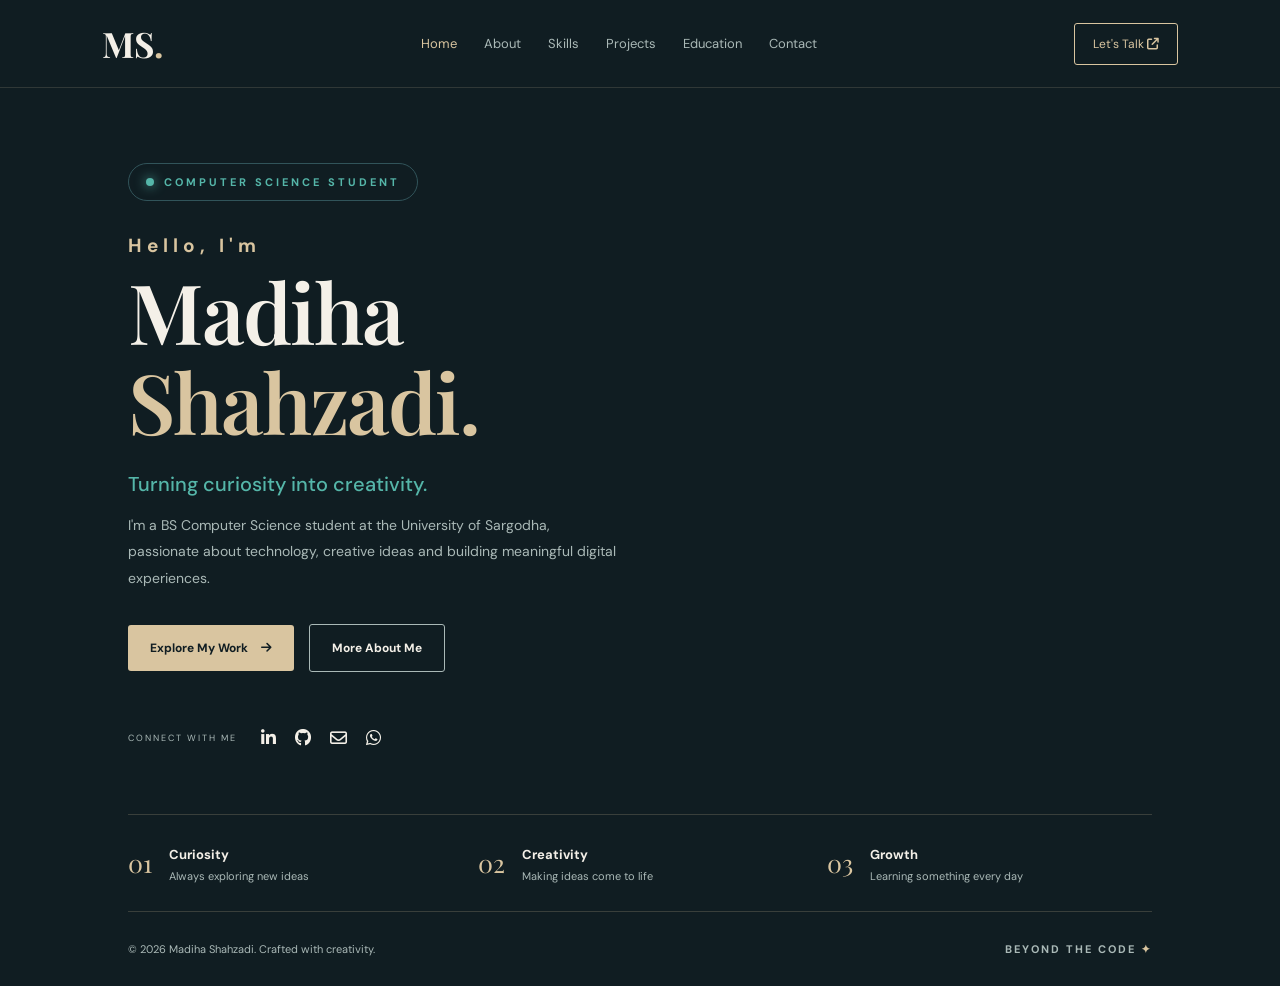
<file: index.html>
<!DOCTYPE html>
<html lang="en">
<head>
    <meta charset="UTF-8">
    <meta name="viewport" content="width=device-width, initial-scale=1.0">
    <title>Madiha Shahzadi | Beyond the Code</title>

    <link rel="stylesheet" href="style.css">
    <link rel="stylesheet" href="home.css">

    <link rel="preconnect" href="https://fonts.googleapis.com">
    <link href="https://fonts.googleapis.com/css2?family=DM+Sans:wght@400;500;600;700&family=Playfair+Display:wght@500;600;700&display=swap" rel="stylesheet">

    <link rel="stylesheet" href="https://cdnjs.cloudflare.com/ajax/libs/font-awesome/6.5.0/css/all.min.css">
</head>

<body class="home-page">

<header class="home-header">
    <a href="index.html" class="home-logo">MS<span>.</span></a>

    <nav class="home-nav">
        <a href="index.html" class="active">Home</a>
        <a href="about.html">About</a>
        <a href="skills.html">Skills</a>
        <a href="projects.html">Projects</a>
        <a href="education.html">Education</a>
        <a href="contact.html">Contact</a>
    </nav>

    <a href="contact.html" class="header-contact">Let's Talk <i class="fa-solid fa-arrow-up-right-from-square"></i></a>
</header>

<main>

<section class="home-hero">

    <div class="hero-left">
        <div class="hero-label">
            <span class="status-dot"></span>
            COMPUTER SCIENCE STUDENT
        </div>

        <p class="hero-intro">Hello, I'm</p>

        <h1>Madiha<br><span>Shahzadi.</span></h1>

        <h2>Turning curiosity into creativity.</h2>

        <p class="hero-description">
            I'm a BS Computer Science student at the University of Sargodha,
            passionate about technology, creative ideas and building meaningful
            digital experiences.
        </p>

        <div class="hero-buttons">
            <a href="projects.html" class="btn-primary">Explore My Work <i class="fa-solid fa-arrow-right"></i></a>
            <a href="about.html" class="btn-outline">More About Me</a>
        </div>

        <div class="hero-socials">
            <span>CONNECT WITH ME</span>
            <a href="https://www.linkedin.com/" target="_blank"><i class="fa-brands fa-linkedin-in"></i></a>
            <a href="https://github.com/" target="_blank"><i class="fa-brands fa-github"></i></a>
            <a href="mailto:madihashahzadi909@gmail.com"><i class="fa-regular fa-envelope"></i></a>
            <a href=https://wa.me/923290587068
               target="_blank"
               rel="noopener noreferrer"
               aria-label="Chat on WhatsApp">
               <i class="fa-brands fa-whatsapp"></i>
            </a>

        </div>
    </div>

    
</section>

<section class="home-bottom">
    <div>
        <span class="bottom-number">01</span>
        <div>
            <strong>Curiosity</strong>
            <p>Always exploring new ideas</p>
        </div>
    </div>

    <div>
        <span class="bottom-number">02</span>
        <div>
            <strong>Creativity</strong>
            <p>Making ideas come to life</p>
        </div>
    </div>

    <div>
        <span class="bottom-number">03</span>
        <div>
            <strong>Growth</strong>
            <p>Learning something every day</p>
        </div>
    </div>
</section>

</main>

<footer class="home-footer">
    <p>© 2026 Madiha Shahzadi. Crafted with creativity.</p>
    <span>BEYOND THE CODE <span class="footer-star">✦</span></span>
</footer>

<script src="script.js"></script>
</body>
</html>
</file>
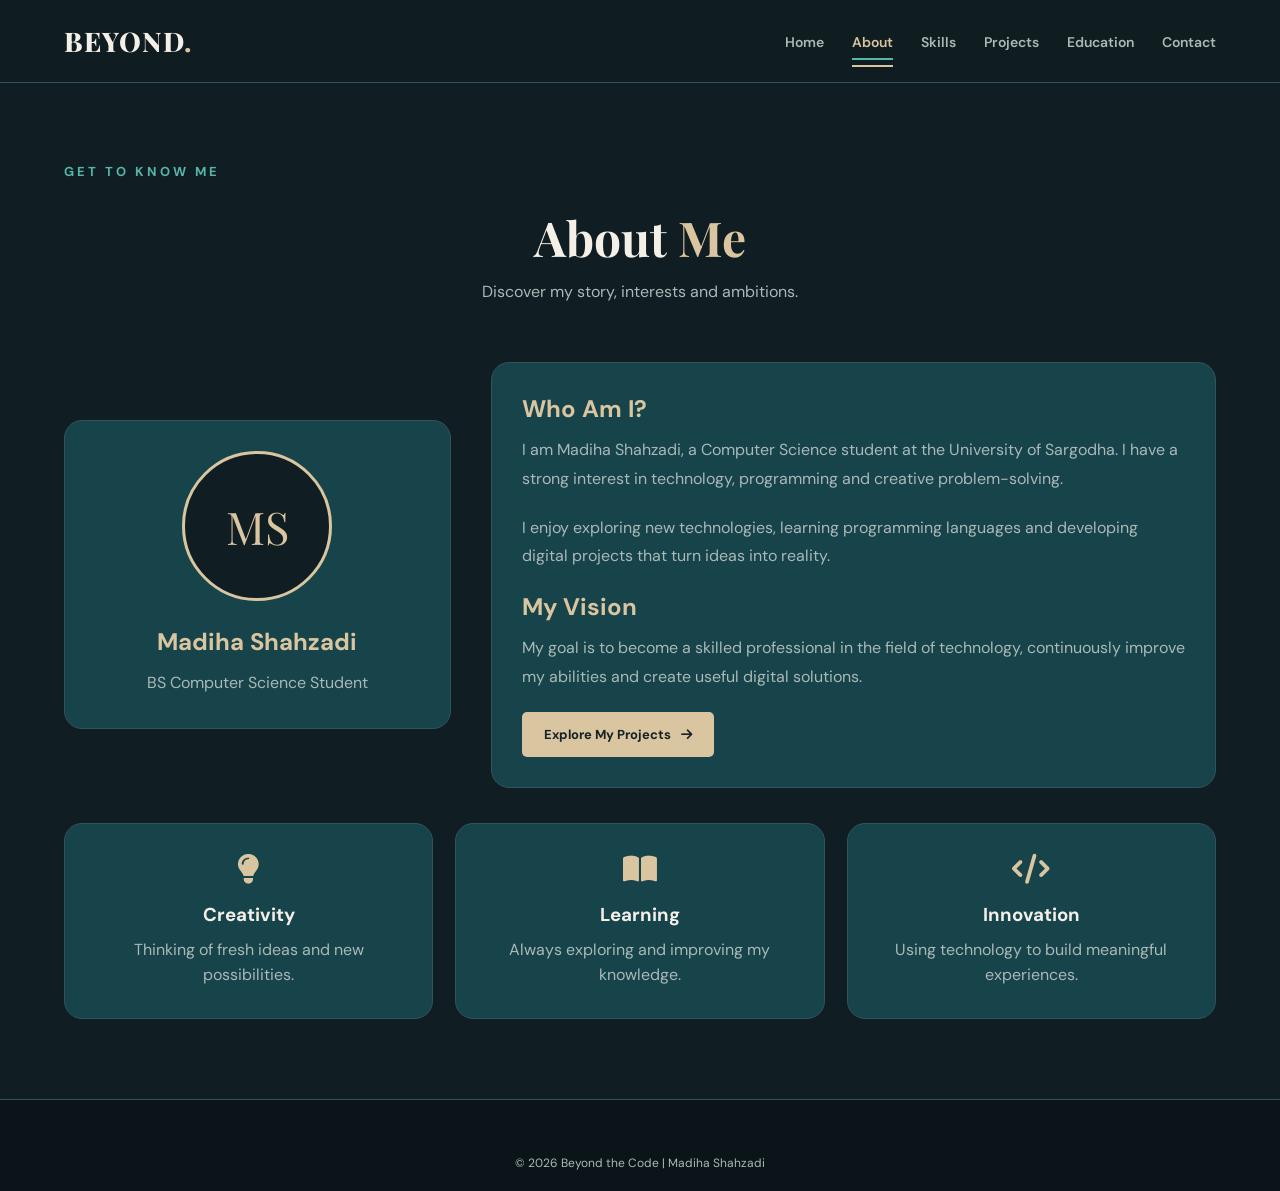
<file: about.html>
<!DOCTYPE html>
<html lang="en">
<head>
    <meta charset="UTF-8">
    <meta name="viewport" content="width=device-width, initial-scale=1.0">
    <title>About Me | Madiha Shahzadi</title>

    <link rel="stylesheet" href="style.css">
    <link rel="preconnect" href="https://fonts.googleapis.com">
    <link href="https://fonts.googleapis.com/css2?family=DM+Sans:wght@400;500;600;700&family=Playfair+Display:wght@600;700;800&display=swap" rel="stylesheet">
    <link rel="stylesheet" href="https://cdnjs.cloudflare.com/ajax/libs/font-awesome/6.5.2/css/all.min.css">
</head>

<body>

<header class="header">
    <nav class="navbar container">
        <a href="index.html" class="logo">BEYOND<span>.</span></a>

        <button class="menu-toggle" id="menuToggle" aria-label="Toggle navigation" aria-expanded="false">
            <i class="fa-solid fa-bars"></i>
        </button>

        <ul class="nav-links" id="navLinks">
            <li><a href="index.html">Home</a></li>
            <li><a href="about.html" class="active">About</a></li>
            <li><a href="skills.html">Skills</a></li>
            <li><a href="projects.html">Projects</a></li>
            <li><a href="education.html">Education</a></li>
            <li><a href="contact.html">Contact</a></li>
        </ul>
    </nav>
</header>

<main class="inner-page container">

    <section class="page-heading">
        <p class="welcome-text">GET TO KNOW ME</p>
        <h1>About <span>Me</span></h1>
        <p>Discover my story, interests and ambitions.</p>
    </section>

    <section class="about-layout">

        <div class="about-profile">
            <div class="about-avatar">MS</div>
            <h2>Madiha Shahzadi</h2>
            <p>BS Computer Science Student</p>
        </div>

        <div class="about-details">
            <h2>Who Am I?</h2>

            <p>
                I am Madiha Shahzadi, a Computer Science student
                at the University of Sargodha. I have a strong
                interest in technology, programming and creative
                problem-solving.
            </p>

            <p>
                I enjoy exploring new technologies, learning
                programming languages and developing digital
                projects that turn ideas into reality.
            </p>

            <h2>My Vision</h2>

            <p>
                My goal is to become a skilled professional in
                the field of technology, continuously improve
                my abilities and create useful digital solutions.
            </p>

            <a href="projects.html" class="btn primary-btn">
                Explore My Projects
                <i class="fa-solid fa-arrow-right"></i>
            </a>
        </div>

    </section>

    <section class="about-values">
        <div class="value-card">
            <i class="fa-solid fa-lightbulb"></i>
            <h3>Creativity</h3>
            <p>Thinking of fresh ideas and new possibilities.</p>
        </div>

        <div class="value-card">
            <i class="fa-solid fa-book-open"></i>
            <h3>Learning</h3>
            <p>Always exploring and improving my knowledge.</p>
        </div>

        <div class="value-card">
            <i class="fa-solid fa-code"></i>
            <h3>Innovation</h3>
            <p>Using technology to build meaningful experiences.</p>
        </div>
    </section>

</main>

<footer class="footer">
    <p>© 2026 Beyond the Code | Madiha Shahzadi</p>
</footer>

<script src="script.js"></script>

</body>
</html>
</file>
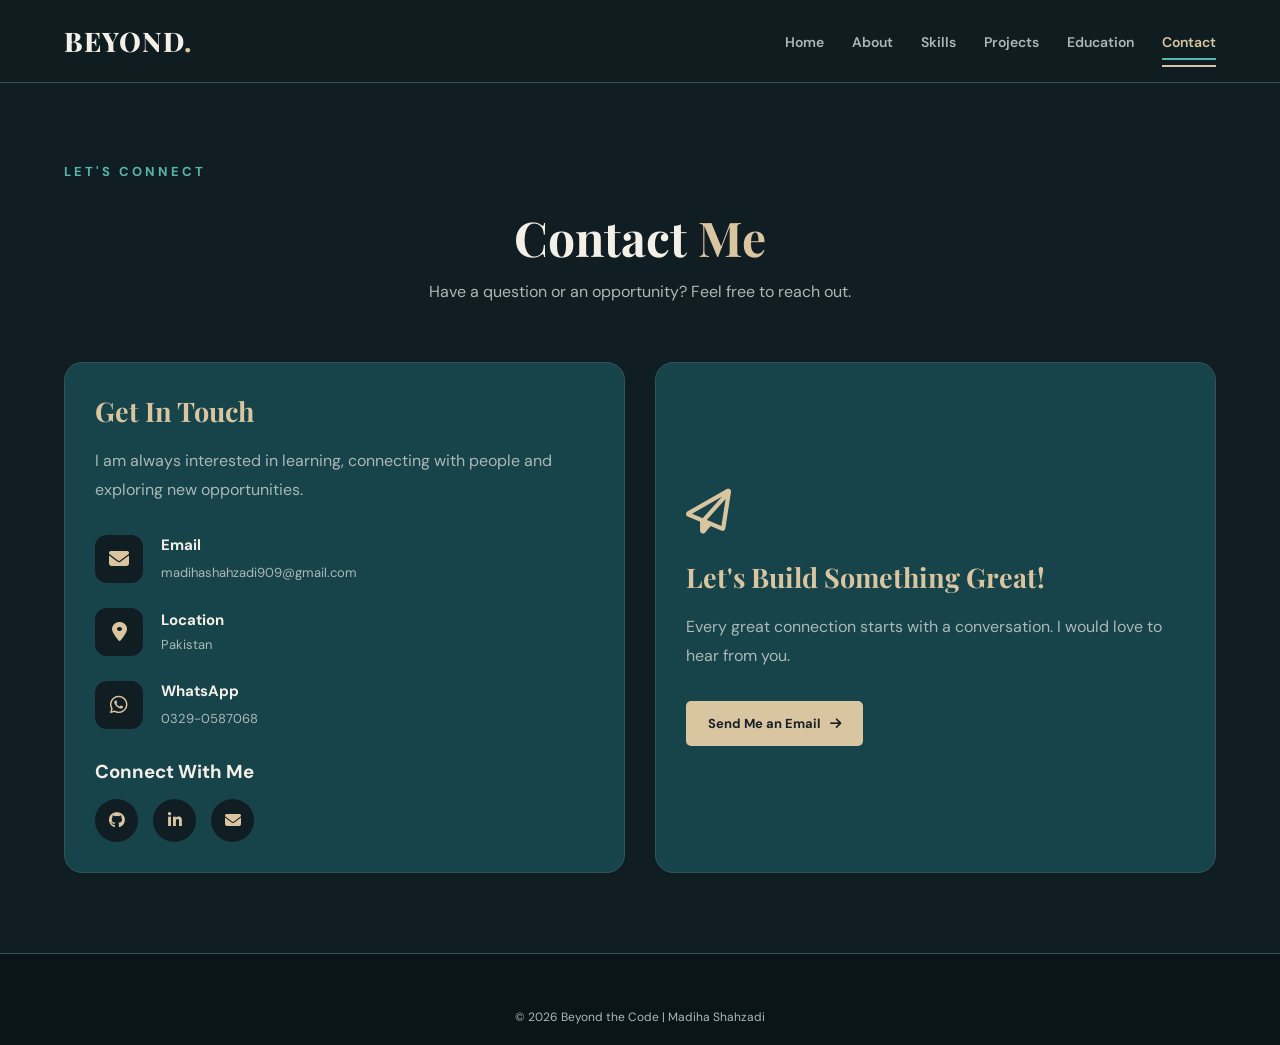
<file: contact.html>
<!DOCTYPE html>
<html lang="en">
<head>
    <meta charset="UTF-8">
    <meta name="viewport" content="width=device-width, initial-scale=1.0">
    <title>Contact | Madiha Shahzadi</title>

    <link rel="stylesheet" href="style.css">
    <link href="https://fonts.googleapis.com/css2?family=DM+Sans:wght@400;500;600;700&family=Playfair+Display:wght@600;700;800&display=swap" rel="stylesheet">
    <link rel="stylesheet" href="https://cdnjs.cloudflare.com/ajax/libs/font-awesome/6.5.2/css/all.min.css">
</head>
<body>

<header class="header">
    <nav class="navbar container">
        <a href="index.html" class="logo">BEYOND<span>.</span></a>

        <button class="menu-toggle" id="menuToggle" aria-label="Toggle navigation" aria-expanded="false">
            <i class="fa-solid fa-bars"></i>
        </button>

        <ul class="nav-links" id="navLinks">
            <li><a href="index.html">Home</a></li>
            <li><a href="about.html">About</a></li>
            <li><a href="skills.html">Skills</a></li>
            <li><a href="projects.html">Projects</a></li>
            <li><a href="education.html">Education</a></li>
            <li><a href="contact.html" class="active">Contact</a></li>
        </ul>
    </nav>
</header>

<main class="inner-page container">

    <section class="page-heading">
        <p class="welcome-text">LET'S CONNECT</p>
        <h1>Contact <span>Me</span></h1>
        <p>Have a question or an opportunity? Feel free to reach out.</p>
    </section>

    <section class="contact-layout">

        <div class="contact-info">
            <h2>Get In Touch</h2>
            <p>
                I am always interested in learning, connecting
                with people and exploring new opportunities.
            </p>

            <div class="contact-item">
                <div class="contact-icon">
                    <i class="fa-solid fa-envelope"></i>
                </div>
                <div>
                    <h3>Email</h3>
                    <a href="mailto:madihashahzadi909@gmail.com">
                        madihashahzadi909@gmail.com
                    </a>
                </div>
            </div>

            <div class="contact-item">
                <div class="contact-icon">
                    <i class="fa-solid fa-location-dot"></i>
                </div>
                <div>
                    <h3>Location</h3>
                    <p>Pakistan</p>
                </div>
            </div>

           <div class="contact-item">
                <a href="https://wa.me/923290587068"
                   target="_blank"
                   rel="noopener noreferrer"
                   aria-label="Open WhatsApp"
                   style="text-decoration:none; color:inherit;">

                  <div class="contact-icon">
                    <i class="fa-brands fa-whatsapp"></i>
                  </div>
                </a>

                <div>
                    <h3>WhatsApp</h3>
                    <a href="https://wa.me/923290587068"
                       target="_blank"
                       rel="noopener noreferrer">
                        0329-0587068
                    </a>
                </div>
            </div>

            <h3 class="social-heading">Connect With Me</h3>

            <div class="contact-socials">
                <a href="https://github.com/" target="_blank" rel="noopener noreferrer" aria-label="GitHub">
                    <i class="fa-brands fa-github"></i>
                </a>

                <a href="https://www.linkedin.com/" target="_blank" rel="noopener noreferrer" aria-label="LinkedIn">
                    <i class="fa-brands fa-linkedin-in"></i>
                </a>

                <a href="mailto:madihashahzadi909@gmail.com" aria-label="Email">
                    <i class="fa-solid fa-envelope"></i>
                </a>
            </div>
        </div>

        <div class="contact-message">
            <i class="fa-regular fa-paper-plane"></i>
            <h2>Let's Build Something Great!</h2>
            <p>
                Every great connection starts with a conversation.
                I would love to hear from you.
            </p>
            <a href="mailto:madihashahzadi909@gmail.com" class="btn primary-btn">
                Send Me an Email
                <i class="fa-solid fa-arrow-right"></i>
            </a>
        </div>

    </section>

</main>

<footer class="footer">
    <p>© 2026 Beyond the Code | Madiha Shahzadi</p>
</footer>

<script src="script.js"></script>
</body>
</html>
</file>
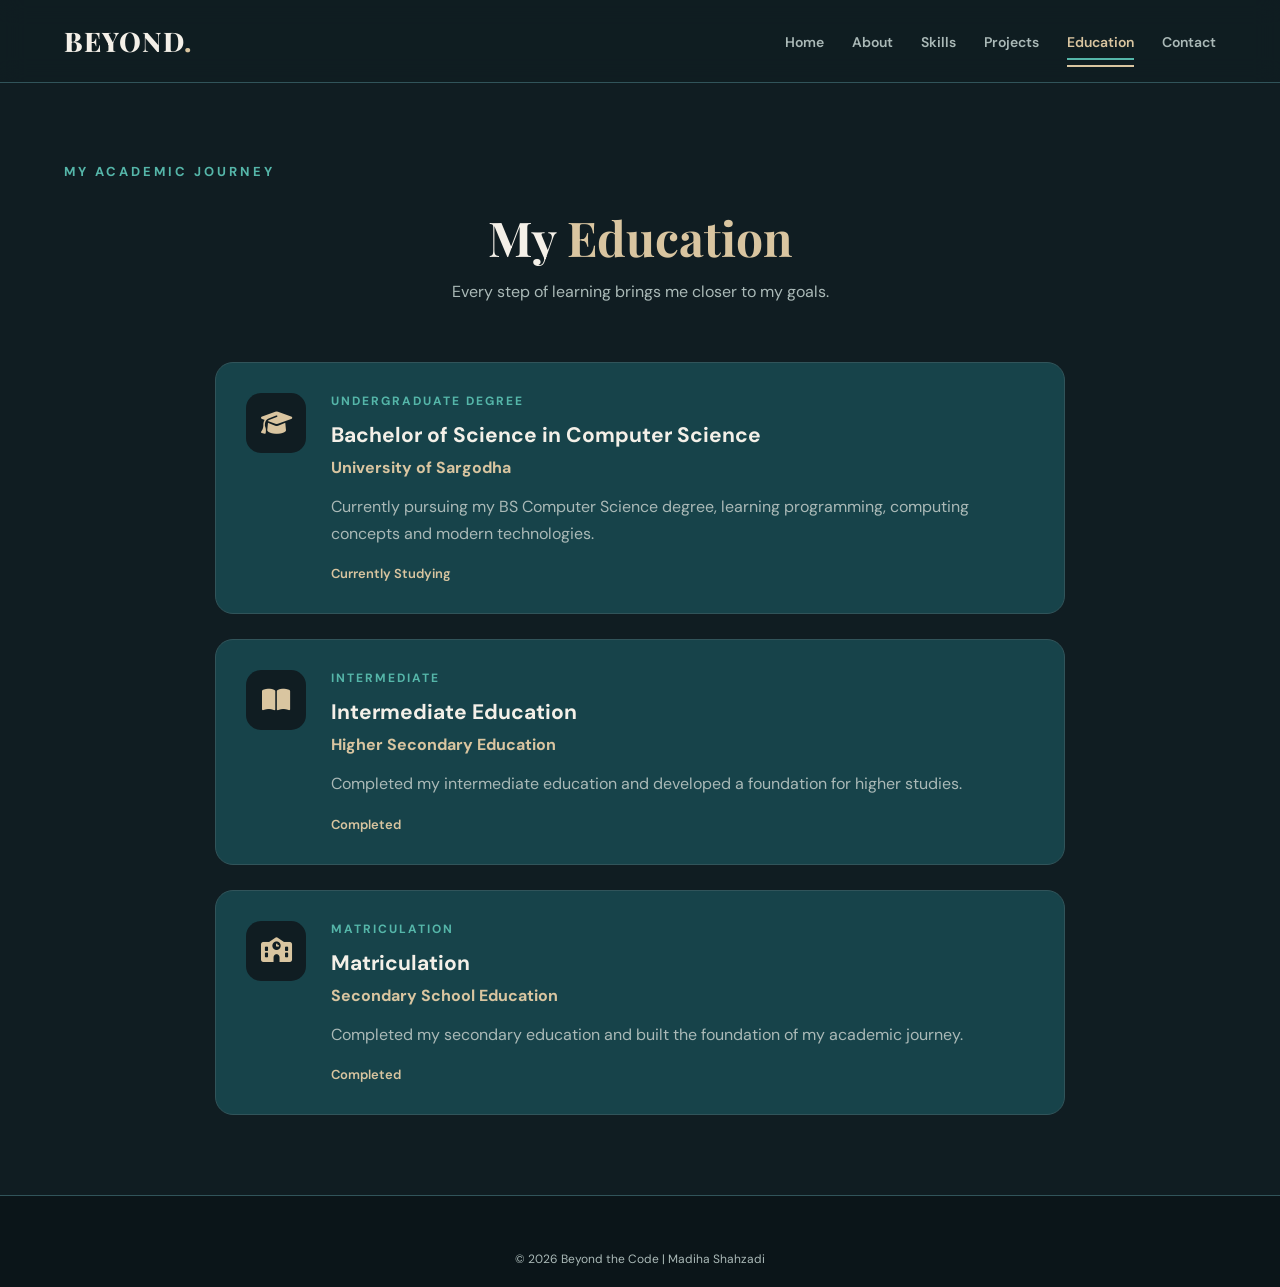
<file: education.html>
<!DOCTYPE html>
<html lang="en">
<head>
    <meta charset="UTF-8">
    <meta name="viewport" content="width=device-width, initial-scale=1.0">
    <title>Education | Madiha Shahzadi</title>

    <link rel="stylesheet" href="style.css">
    <link href="https://fonts.googleapis.com/css2?family=DM+Sans:wght@400;500;600;700&family=Playfair+Display:wght@600;700;800&display=swap" rel="stylesheet">
    <link rel="stylesheet" href="https://cdnjs.cloudflare.com/ajax/libs/font-awesome/6.5.2/css/all.min.css">
</head>
<body>

<header class="header">
    <nav class="navbar container">
        <a href="index.html" class="logo">BEYOND<span>.</span></a>

        <button class="menu-toggle" id="menuToggle" aria-label="Toggle navigation" aria-expanded="false">
            <i class="fa-solid fa-bars"></i>
        </button>

        <ul class="nav-links" id="navLinks">
            <li><a href="index.html">Home</a></li>
            <li><a href="about.html">About</a></li>
            <li><a href="skills.html">Skills</a></li>
            <li><a href="projects.html">Projects</a></li>
            <li><a href="education.html" class="active">Education</a></li>
            <li><a href="contact.html">Contact</a></li>
        </ul>
    </nav>
</header>

<main class="inner-page container">

    <section class="page-heading">
        <p class="welcome-text">MY ACADEMIC JOURNEY</p>
        <h1>My <span>Education</span></h1>
        <p>Every step of learning brings me closer to my goals.</p>
    </section>

    <section class="education-timeline">

        <div class="education-card">
            <div class="education-icon">
                <i class="fa-solid fa-graduation-cap"></i>
            </div>
            <div class="education-details">
                <p class="education-level">UNDERGRADUATE DEGREE</p>
                <h2>Bachelor of Science in Computer Science</h2>
                <h3>University of Sargodha</h3>
                <p>
                    Currently pursuing my BS Computer Science degree,
                    learning programming, computing concepts and
                    modern technologies.
                </p>
                <span class="education-status">Currently Studying</span>
            </div>
        </div>

        <div class="education-card">
            <div class="education-icon">
                <i class="fa-solid fa-book-open"></i>
            </div>
            <div class="education-details">
                <p class="education-level">INTERMEDIATE</p>
                <h2>Intermediate Education</h2>
                <h3>Higher Secondary Education</h3>
                <p>
                    Completed my intermediate education
                    and developed a foundation for higher studies.
                </p>
                <span class="education-status">Completed</span>
            </div>
        </div>

        <div class="education-card">
            <div class="education-icon">
                <i class="fa-solid fa-school"></i>
            </div>
            <div class="education-details">
                <p class="education-level">MATRICULATION</p>
                <h2>Matriculation</h2>
                <h3>Secondary School Education</h3>
                <p>
                    Completed my secondary education
                    and built the foundation of my academic journey.
                </p>
                <span class="education-status">Completed</span>
            </div>
        </div>

    </section>

</main>

<footer class="footer">
    <p>© 2026 Beyond the Code | Madiha Shahzadi</p>
</footer>

<script src="script.js"></script>
</body>
</html>
</file>
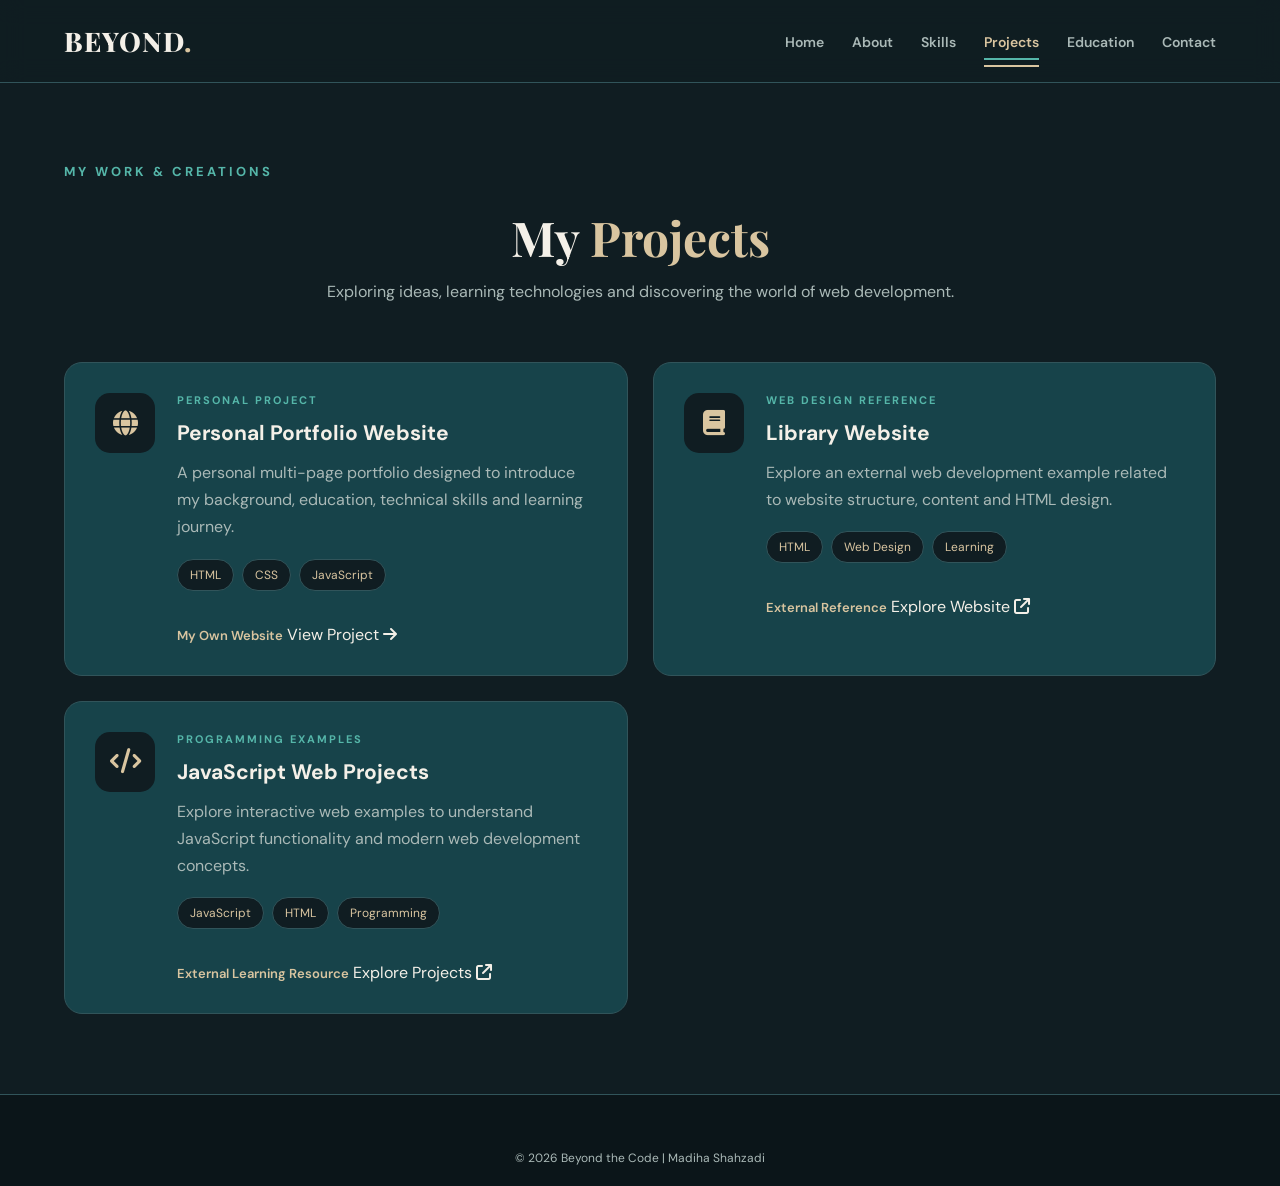
<file: projects.html>
<!DOCTYPE html>
<html lang="en">
<head>
    <meta charset="UTF-8">
    <meta name="viewport" content="width=device-width, initial-scale=1.0">
    <title>Projects | Madiha Shahzadi</title>

    <link rel="stylesheet" href="style.css">

    <link href="https://fonts.googleapis.com/css2?family=DM+Sans:wght@400;500;600;700&family=Playfair+Display:wght@600;700;800&display=swap" rel="stylesheet">

    <link rel="stylesheet" href="https://cdnjs.cloudflare.com/ajax/libs/font-awesome/6.5.2/css/all.min.css">
</head>

<body>

<header class="header">
    <nav class="navbar container">
        <a href="index.html" class="logo">BEYOND<span>.</span></a>

        <button class="menu-toggle" id="menuToggle" aria-label="Toggle navigation" aria-expanded="false">
            <i class="fa-solid fa-bars"></i>
        </button>

        <ul class="nav-links" id="navLinks">
            <li><a href="index.html">Home</a></li>
            <li><a href="about.html">About</a></li>
            <li><a href="skills.html">Skills</a></li>
            <li><a href="projects.html" class="active">Projects</a></li>
            <li><a href="education.html">Education</a></li>
            <li><a href="contact.html">Contact</a></li>
        </ul>
    </nav>
</header>

<main class="inner-page container">

    <section class="page-heading">
        <p class="welcome-text">MY WORK & CREATIONS</p>
        <h1>My <span>Projects</span></h1>
        <p>Exploring ideas, learning technologies and discovering the world of web development.</p>
    </section>

    <section class="projects-grid">

        <!-- PROJECT 1 -->
        <div class="project-card">
            <div class="project-icon">
                <i class="fa-solid fa-globe"></i>
            </div>

            <div class="project-content">
                <p class="project-category">PERSONAL PROJECT</p>
                <h2>Personal Portfolio Website</h2>

                <p>
                    A personal multi-page portfolio designed to introduce
                    my background, education, technical skills and learning journey.
                </p>

                <div class="project-tags">
                    <span>HTML</span>
                    <span>CSS</span>
                    <span>JavaScript</span>
                </div>

                <span class="project-status">My Own Website</span>

                <a href="index.html" class="btn-primary"
                   style="display:inline-block; margin-top:15px;">
                    View Project <i class="fa-solid fa-arrow-right"></i>
                </a>
            </div>
        </div>

        <!-- PROJECT 2 -->
        <div class="project-card">
            <div class="project-icon">
                <i class="fa-solid fa-book"></i>
            </div>

            <div class="project-content">
                <p class="project-category">WEB DESIGN REFERENCE</p>
                <h2>Library Website</h2>

                <p>
                    Explore an external web development example
                    related to website structure, content and HTML design.
                </p>

                <div class="project-tags">
                    <span>HTML</span>
                    <span>Web Design</span>
                    <span>Learning</span>
                </div>

                <span class="project-status">External Reference</span>

                <a href="https://www.w3schools.com/html/html_examples.asp"
                   target="_blank"
                   rel="noopener noreferrer"
                   class="btn-primary"
                   style="display:inline-block; margin-top:15px;">
                    Explore Website <i class="fa-solid fa-arrow-up-right-from-square"></i>
                </a>
            </div>
        </div>

        <!-- PROJECT 3 -->
        <div class="project-card">
            <div class="project-icon">
                <i class="fa-solid fa-code"></i>
            </div>

            <div class="project-content">
                <p class="project-category">PROGRAMMING EXAMPLES</p>
                <h2>JavaScript Web Projects</h2>

                <p>
                    Explore interactive web examples to understand
                    JavaScript functionality and modern web development concepts.
                </p>

                <div class="project-tags">
                    <span>JavaScript</span>
                    <span>HTML</span>
                    <span>Programming</span>
                </div>

                <span class="project-status">External Learning Resource</span>

                <a href="https://www.w3schools.com/js/js_examples.asp"
                   target="_blank"
                   rel="noopener noreferrer"
                   class="btn-primary"
                   style="display:inline-block; margin-top:15px;">
                    Explore Projects <i class="fa-solid fa-arrow-up-right-from-square"></i>
                </a>
            </div>
        </div>

    </section>

</main>

<footer class="footer">
    <p>© 2026 Beyond the Code | Madiha Shahzadi</p>
</footer>

<script src="script.js"></script>

</body>
</html>
</file>
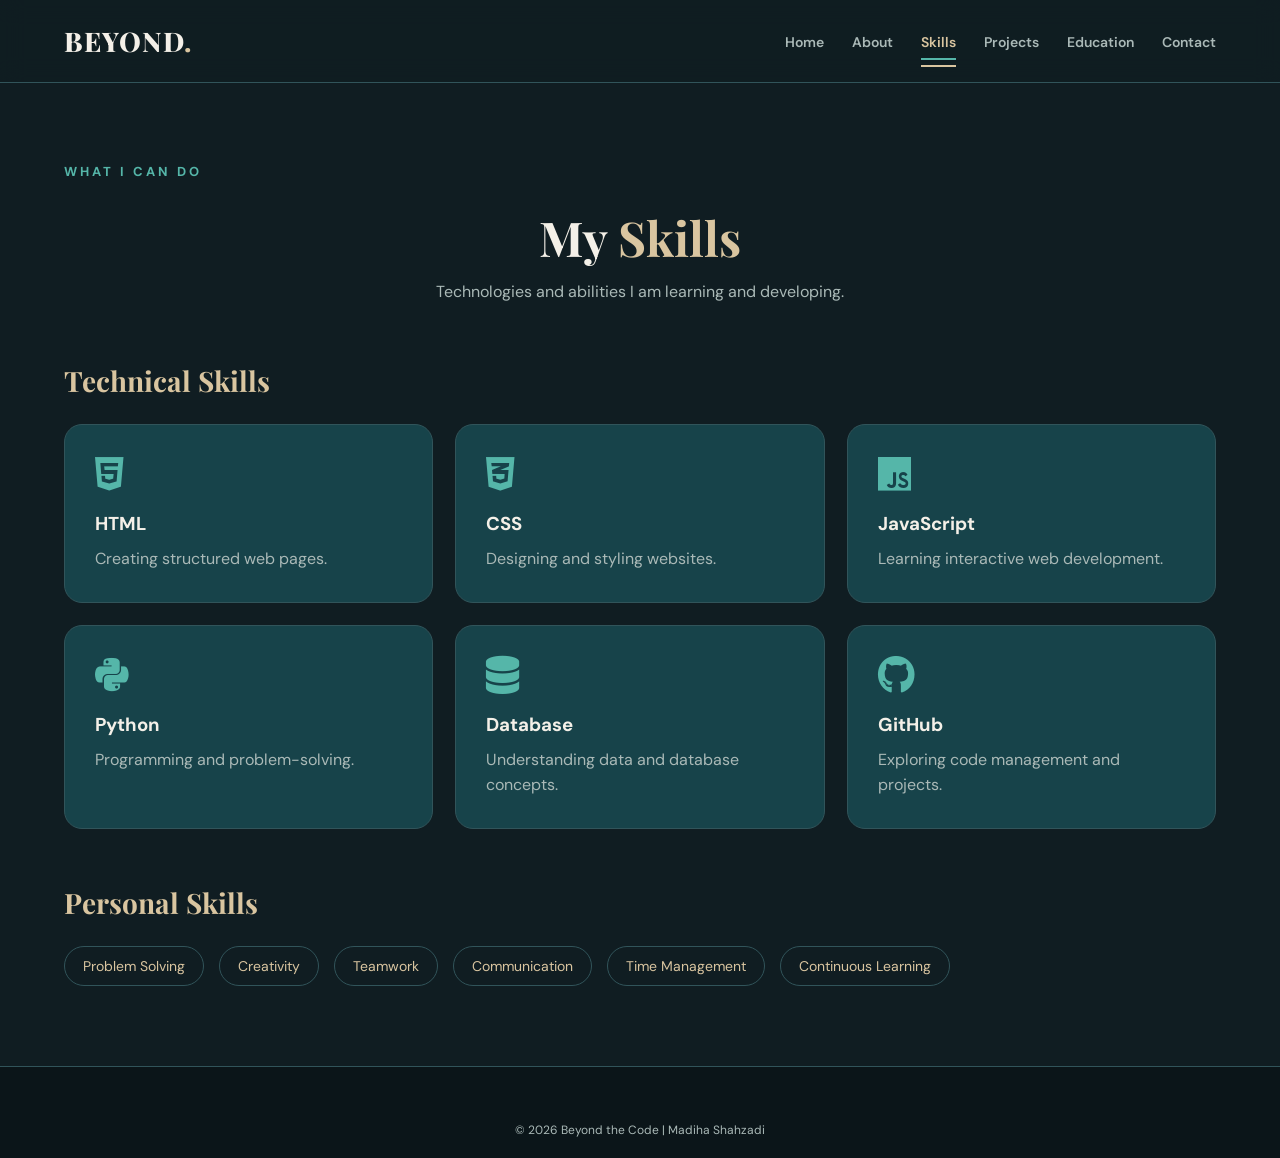
<file: skills.html>
<!DOCTYPE html>
<html lang="en">
<head>
    <meta charset="UTF-8">
    <meta name="viewport" content="width=device-width, initial-scale=1.0">
    <title>Skills | Madiha Shahzadi</title>

    <link rel="stylesheet" href="style.css">
    <link href="https://fonts.googleapis.com/css2?family=DM+Sans:wght@400;500;600;700&family=Playfair+Display:wght@600;700;800&display=swap" rel="stylesheet">
    <link rel="stylesheet" href="https://cdnjs.cloudflare.com/ajax/libs/font-awesome/6.5.2/css/all.min.css">
</head>
<body>

<header class="header">
    <nav class="navbar container">
        <a href="index.html" class="logo">BEYOND<span>.</span></a>

        <button class="menu-toggle" id="menuToggle" aria-label="Toggle navigation" aria-expanded="false">
            <i class="fa-solid fa-bars"></i>
        </button>

        <ul class="nav-links" id="navLinks">
            <li><a href="index.html">Home</a></li>
            <li><a href="about.html">About</a></li>
            <li><a href="skills.html" class="active">Skills</a></li>
            <li><a href="projects.html">Projects</a></li>
            <li><a href="education.html">Education</a></li>
            <li><a href="contact.html">Contact</a></li>
        </ul>
    </nav>
</header>

<main class="inner-page container">

    <section class="page-heading">
        <p class="welcome-text">WHAT I CAN DO</p>
        <h1>My <span>Skills</span></h1>
        <p>Technologies and abilities I am learning and developing.</p>
    </section>

    <section class="skills-section">
        <h2>Technical Skills</h2>

        <div class="skills-grid">

            <div class="skill-card">
                <i class="fa-brands fa-html5"></i>
                <h3>HTML</h3>
                <p>Creating structured web pages.</p>
            </div>

            <div class="skill-card">
                <i class="fa-brands fa-css3-alt"></i>
                <h3>CSS</h3>
                <p>Designing and styling websites.</p>
            </div>

            <div class="skill-card">
                <i class="fa-brands fa-js"></i>
                <h3>JavaScript</h3>
                <p>Learning interactive web development.</p>
            </div>

            <div class="skill-card">
                <i class="fa-brands fa-python"></i>
                <h3>Python</h3>
                <p>Programming and problem-solving.</p>
            </div>

            <div class="skill-card">
                <i class="fa-solid fa-database"></i>
                <h3>Database</h3>
                <p>Understanding data and database concepts.</p>
            </div>

            <div class="skill-card">
                <i class="fa-brands fa-github"></i>
                <h3>GitHub</h3>
                <p>Exploring code management and projects.</p>
            </div>

        </div>
    </section>

    <section class="soft-skills">
        <h2>Personal Skills</h2>

        <div class="soft-skills-list">
            <span>Problem Solving</span>
            <span>Creativity</span>
            <span>Teamwork</span>
            <span>Communication</span>
            <span>Time Management</span>
            <span>Continuous Learning</span>
        </div>
    </section>

</main>

<footer class="footer">
    <p>© 2026 Beyond the Code | Madiha Shahzadi</p>
</footer>

<script src="script.js"></script>
</body>
</html>
</file>
<file: style.css>
:root {
    --primary-bg: #101D22;
    --secondary-bg: #17434A;
    --accent: #55B6A9;
    --champagne: #D9C5A0;
    --text-light: #F4F0E8;
    --text-muted: #AAB9B7;
    --border: #31545A;
}

/* ===== GLOBAL SETTINGS ===== */

* {
    margin: 0;
    padding: 0;
    box-sizing: border-box;
}

html {
    scroll-behavior: smooth;
}

body {
    background: var(--primary-bg);
    color: var(--text-light);
    font-family: 'DM Sans', sans-serif;
    min-height: 100vh;
    overflow-x: hidden;
}

a {
    text-decoration: none;
    color: inherit;
}

.container {
    width: 90%;
    max-width: 1200px;
    margin: auto;
}

/* ===== NAVIGATION ===== */

.header {
    width: 100%;
    background: rgba(16, 29, 34, 0.96);
    border-bottom: 1px solid var(--border);
    position: sticky;
    top: 0;
    z-index: 1000;
}

.navbar {
    min-height: 85px;
    display: flex;
    align-items: center;
    justify-content: space-between;
}

.logo {
    font-family: 'Playfair Display', serif;
    font-size: 27px;
    font-weight: 800;
    letter-spacing: 2px;
}

.logo span {
    color: var(--accent);
}

.nav-links {
    display: flex;
    align-items: center;
    gap: 27px;
    list-style: none;
}

.nav-links a {
    font-size: 13px;
    font-weight: 600;
    color: var(--text-muted);
    transition: 0.3s;
}

.nav-links a:hover,
.nav-links a.active {
    color: var(--champagne);
}

.nav-links a.active {
    border-bottom: 2px solid var(--accent);
    padding-bottom: 7px;
}

.menu-toggle {
    display: none;
    background: transparent;
    border: none;
    color: var(--champagne);
    font-size: 25px;
    cursor: pointer;
}

/* ===== HOME SECTION ===== */

.home {
    min-height: calc(100vh - 145px);
    display: grid;
    grid-template-columns: 1.2fr 0.8fr;
    align-items: center;
    gap: 50px;
    padding-top: 65px;
    padding-bottom: 65px;
}

/* ===== HOME CONTENT ===== */

.welcome-text {
    color: var(--accent);
    font-size: 11px;
    font-weight: 700;
    letter-spacing: 3px;
    display: flex;
    align-items: center;
    gap: 12px;
    margin-bottom: 25px;
}

.welcome-line {
    width: 35px;
    height: 2px;
    background: var(--champagne);
}

.home-content h1 {
    font-family: 'Playfair Display', serif;
    font-size: clamp(38px, 5vw, 65px);
    line-height: 1.2;
    margin-bottom: 18px;
}

.name {
    color: var(--champagne);
    display: block;
}

.home-content h2 {
    font-size: 21px;
    font-weight: 500;
    color: var(--accent);
    margin-bottom: 20px;
}

.description {
    max-width: 520px;
    color: var(--text-muted);
    font-size: 15px;
    line-height: 1.9;
    margin-bottom: 30px;
}

/* ===== BUTTONS ===== */

.home-buttons {
    display: flex;
    align-items: center;
    flex-wrap: wrap;
    gap: 16px;
}

.btn {
    display: inline-flex;
    align-items: center;
    justify-content: center;
    gap: 10px;
    padding: 14px 22px;
    border-radius: 5px;
    font-size: 13px;
    font-weight: 700;
    transition: 0.3s;
}

.primary-btn {
    background: var(--champagne);
    color: #172126;
}

.primary-btn:hover {
    background: var(--text-light);
    transform: translateY(-4px);
}

.secondary-btn {
    border: 1px solid var(--accent);
    color: var(--accent);
}

.secondary-btn:hover {
    background: var(--accent);
    color: #102126;
    transform: translateY(-4px);
}

/* ===== SOCIAL ICONS ===== */

.social-links {
    display: flex;
    gap: 13px;
    margin-top: 35px;
}

.social-links a {
    width: 42px;
    height: 42px;
    display: flex;
    justify-content: center;
    align-items: center;
    border: 1px solid var(--border);
    border-radius: 50%;
    color: var(--champagne);
    font-size: 17px;
    transition: 0.3s;
}

.social-links a:hover {
    background: var(--accent);
    color: var(--primary-bg);
    transform: translateY(-5px);
}

/* ===== PROFILE IMAGE AREA ===== */

.home-image {
    display: flex;
    flex-direction: column;
    align-items: center;
    justify-content: center;
    position: relative;
}

.image-frame {
    width: 335px;
    height: 335px;
    border: 2px solid var(--champagne);
    border-radius: 50%;
    padding: 12px;
    box-shadow: 0 0 45px rgba(85, 182, 169, 0.15);
    animation: floating 4s ease-in-out infinite;
}

.profile-circle {
    width: 100%;
    height: 100%;
    background: linear-gradient(145deg, #24545A, #14282D);
    border-radius: 50%;
    display: flex;
    align-items: center;
    justify-content: center;
}

.profile-initials {
    font-family: 'Playfair Display', serif;
    font-size: 95px;
    font-weight: 800;
    color: var(--champagne);
}

.image-caption {
    margin-top: 30px;
    color: var(--text-muted);
    font-size: 10px;
    letter-spacing: 3px;
}

.image-caption span {
    color: var(--accent);
    margin-right: 7px;
}

/* ===== ANIMATION ===== */

@keyframes floating {
    0%, 100% {
        transform: translateY(0);
    }

    50% {
        transform: translateY(-12px);
    }
}

/* ===== FOOTER ===== */

.footer {
    border-top: 1px solid var(--border);
    text-align: center;
    padding: 20px;
    color: var(--text-muted);
    font-size: 12px;
}

/* ===== RESPONSIVE DESIGN ===== */

@media (max-width: 900px) {

    .menu-toggle {
        display: block;
    }

    .nav-links {
        display: none;
        position: absolute;
        top: 85px;
        left: 0;
        width: 100%;
        background: var(--secondary-bg);
        flex-direction: column;
        padding: 25px;
        gap: 22px;
    }

    .nav-links.show {
        display: flex;
    }

    .home {
        grid-template-columns: 1fr;
        text-align: center;
    }

    .welcome-text,
    .home-buttons,
    .social-links {
        justify-content: center;
    }

    .description {
        margin-left: auto;
        margin-right: auto;
    }

    .home-image {
        margin-top: 35px;
    }
}

@media (max-width: 500px) {

    .image-frame {
        width: 255px;
        height: 255px;
    }

    .home-content h1 {
        font-size: 39px;
    }

    .home-content h2 {
        font-size: 17px;
    }

    .home-buttons {
        flex-direction: column;
    }

    .btn {
        width: 100%;
    }
}

/* =================================
   INNER PAGES COMMON STYLING
================================= */

.inner-page {
    padding-top: 80px;
    padding-bottom: 80px;
    min-height: 75vh;
}

.page-heading {
    text-align: center;
    margin-bottom: 60px;
}

.page-heading h1 {
    font-family: 'Playfair Display', serif;
    font-size: 48px;
    color: var(--text-light);
    margin: 12px 0;
}

.page-heading h1 span {
    color: var(--champagne);
}

.page-heading > p:last-child {
    color: var(--text-muted);
    font-size: 16px;
}

.page-heading .welcome-text {
    color: var(--accent);
    letter-spacing: 3px;
    font-size: 13px;
    font-weight: 700;
}

/* =================================
   ABOUT PAGE
================================= */

.about-layout {
    display: grid;
    grid-template-columns: 0.8fr 1.5fr;
    gap: 40px;
    align-items: center;
}

.about-profile,
.about-details,
.value-card,
.skill-card,
.project-card,
.education-card,
.contact-info,
.contact-message {
    background: var(--secondary-bg);
    border: 1px solid var(--border);
    border-radius: 18px;
    padding: 30px;
}

.about-profile {
    text-align: center;
}

.about-avatar {
    width: 150px;
    height: 150px;
    border-radius: 50%;
    background: var(--primary-bg);
    border: 3px solid var(--champagne);
    display: flex;
    align-items: center;
    justify-content: center;
    margin: 0 auto 25px;
    font-size: 45px;
    font-family: 'Playfair Display', serif;
    color: var(--champagne);
}

.about-profile h2,
.about-details h2 {
    color: var(--champagne);
    margin-bottom: 12px;
}

.about-profile p,
.about-details p {
    color: var(--text-muted);
    line-height: 1.8;
}

.about-details p {
    margin-bottom: 20px;
}

.about-values {
    display: grid;
    grid-template-columns: repeat(3, 1fr);
    gap: 22px;
    margin-top: 35px;
}

.value-card {
    text-align: center;
}

.value-card i {
    color: var(--champagne);
    font-size: 30px;
    margin-bottom: 18px;
}

.value-card h3 {
    color: var(--text-light);
    margin-bottom: 10px;
}

.value-card p {
    color: var(--text-muted);
    line-height: 1.6;
}

/* =================================
   SKILLS PAGE
================================= */

.skills-section h2,
.soft-skills h2 {
    color: var(--champagne);
    font-family: 'Playfair Display', serif;
    font-size: 28px;
    margin-bottom: 25px;
}

.skills-grid {
    display: grid;
    grid-template-columns: repeat(3, 1fr);
    gap: 22px;
}

.skill-card {
    transition: 0.3s ease;
}

.skill-card:hover,
.project-card:hover,
.value-card:hover {
    transform: translateY(-6px);
    border-color: var(--champagne);
}

.skill-card i {
    font-size: 38px;
    color: var(--accent);
    margin-bottom: 18px;
}

.skill-card h3 {
    color: var(--text-light);
    margin-bottom: 10px;
}

.skill-card p {
    color: var(--text-muted);
    line-height: 1.6;
}

.soft-skills {
    margin-top: 55px;
}

.soft-skills-list {
    display: flex;
    flex-wrap: wrap;
    gap: 15px;
}

.soft-skills-list span,
.project-tags span {
    background: var(--primary-bg);
    border: 1px solid var(--border);
    color: var(--champagne);
    padding: 10px 18px;
    border-radius: 30px;
    font-size: 14px;
}

/* =================================
   PROJECTS PAGE
================================= */

.projects-grid {
    display: grid;
    grid-template-columns: repeat(2, 1fr);
    gap: 25px;
}

.project-card {
    display: flex;
    gap: 22px;
    transition: 0.3s ease;
}

.project-icon {
    min-width: 60px;
    height: 60px;
    border-radius: 15px;
    background: var(--primary-bg);
    display: flex;
    justify-content: center;
    align-items: center;
}

.project-icon i {
    color: var(--champagne);
    font-size: 25px;
}

.project-category {
    color: var(--accent);
    font-size: 11px;
    letter-spacing: 2px;
    font-weight: 700;
    margin-bottom: 12px;
}

.project-content h2 {
    color: var(--text-light);
    font-size: 21px;
    margin-bottom: 12px;
}

.project-content > p:not(.project-category) {
    color: var(--text-muted);
    line-height: 1.7;
    margin-bottom: 18px;
}

.project-tags {
    display: flex;
    flex-wrap: wrap;
    gap: 8px;
    margin-bottom: 18px;
}

.project-tags span {
    font-size: 12px;
    padding: 7px 12px;
}

.project-status,
.education-status {
    display: inline-block;
    color: var(--champagne);
    font-size: 13px;
    font-weight: 600;
}

/* =================================
   EDUCATION PAGE
================================= */

.education-timeline {
    max-width: 850px;
    margin: auto;
    display: flex;
    flex-direction: column;
    gap: 25px;
}

.education-card {
    display: flex;
    gap: 25px;
    align-items: flex-start;
}

.education-icon {
    width: 60px;
    height: 60px;
    flex-shrink: 0;
    border-radius: 15px;
    background: var(--primary-bg);
    display: flex;
    justify-content: center;
    align-items: center;
}

.education-icon i {
    color: var(--champagne);
    font-size: 25px;
}

.education-level {
    color: var(--accent);
    font-size: 12px;
    letter-spacing: 2px;
    font-weight: 700;
    margin-bottom: 12px;
}

.education-details h2 {
    color: var(--text-light);
    font-size: 21px;
    margin-bottom: 8px;
}

.education-details h3 {
    color: var(--champagne);
    font-size: 16px;
    margin-bottom: 15px;
}

.education-details p:not(.education-level) {
    color: var(--text-muted);
    line-height: 1.7;
    margin-bottom: 15px;
}

/* =================================
   CONTACT PAGE
================================= */

.contact-layout {
    display: grid;
    grid-template-columns: 1fr 1fr;
    gap: 30px;
    align-items: stretch;
}

.contact-info h2,
.contact-message h2 {
    color: var(--champagne);
    font-family: 'Playfair Display', serif;
    font-size: 27px;
    margin-bottom: 18px;
}

.contact-info > p,
.contact-message > p {
    color: var(--text-muted);
    line-height: 1.8;
    margin-bottom: 30px;
}

.contact-item {
    display: flex;
    align-items: center;
    gap: 18px;
    margin-bottom: 25px;
}

.contact-icon {
    min-width: 48px;
    height: 48px;
    background: var(--primary-bg);
    border-radius: 12px;
    display: flex;
    justify-content: center;
    align-items: center;
}

.contact-icon i {
    color: var(--champagne);
    font-size: 20px;
}

.contact-item h3 {
    color: var(--text-light);
    font-size: 15px;
    margin-bottom: 6px;
}

.contact-item p,
.contact-item a {
    color: var(--text-muted);
    font-size: 13px;
    text-decoration: none;
    overflow-wrap: anywhere;
}

.contact-item a:hover {
    color: var(--champagne);
}

.social-heading {
    color: var(--text-light);
    margin: 30px 0 15px;
}

.contact-socials {
    display: flex;
    gap: 15px;
}

.contact-socials a {
    width: 43px;
    height: 43px;
    border-radius: 50%;
    background: var(--primary-bg);
    color: var(--champagne);
    display: flex;
    justify-content: center;
    align-items: center;
    text-decoration: none;
    transition: 0.3s;
}

.contact-socials a:hover {
    background: var(--champagne);
    color: var(--primary-bg);
}

.contact-message {
    display: flex;
    flex-direction: column;
    justify-content: center;
    align-items: flex-start;
}

.contact-message > i {
    color: var(--champagne);
    font-size: 45px;
    margin-bottom: 25px;
}

/* =================================
   RESPONSIVE DESIGN
================================= */

@media (max-width: 900px) {

    .about-layout,
    .contact-layout {
        grid-template-columns: 1fr;
    }

    .skills-grid {
        grid-template-columns: repeat(2, 1fr);
    }

    .projects-grid {
        grid-template-columns: 1fr;
    }

    .about-values {
        grid-template-columns: 1fr;
    }

}

@media (max-width: 600px) {

    .inner-page {
        padding-top: 50px;
        padding-bottom: 50px;
    }

    .page-heading {
        margin-bottom: 35px;
    }

    .page-heading h1 {
        font-size: 35px;
    }

    .skills-grid {
        grid-template-columns: 1fr;
    }

    .project-card,
    .education-card {
        flex-direction: column;
    }

    .about-profile,
    .about-details,
    .value-card,
    .skill-card,
    .project-card,
    .education-card,
    .contact-info,
    .contact-message {
        padding: 22px;
    }

}

/* PROFESSIONAL HEADER */

.header {
    position: sticky;
    top: 0;
    z-index: 1000;
    background: rgba(16, 29, 34, 0.97);
    border-bottom: 1px solid var(--border);
    backdrop-filter: blur(12px);
}

.navbar {
    min-height: 82px;
    display: flex;
    justify-content: space-between;
    align-items: center;
    gap: 25px;
}

.logo {
    font-family: 'Playfair Display', serif;
    font-size: 27px;
    font-weight: 800;
    color: var(--text-light);
    text-decoration: none;
    letter-spacing: 1px;
}

.logo span {
    color: var(--champagne);
}

.nav-links {
    display: flex;
    align-items: center;
    gap: 28px;
    list-style: none;
}

.nav-links a {
    color: var(--text-muted);
    text-decoration: none;
    font-size: 14px;
    font-weight: 600;
    transition: 0.3s ease;
    position: relative;
}

.nav-links a:hover,
.nav-links a.active {
    color: var(--champagne);
}

.nav-links a.active::after {
    content: "";
    position: absolute;
    left: 0;
    bottom: -9px;
    width: 100%;
    height: 2px;
    background: var(--champagne);
}

.menu-toggle {
    display: none;
    background: transparent;
    border: 1px solid var(--border);
    color: var(--champagne);
    padding: 10px 13px;
    border-radius: 8px;
    font-size: 20px;
    cursor: pointer;
}

/* PROFESSIONAL FOOTER */

.footer {
    background: #0B1519;
    border-top: 1px solid var(--border);
    padding: 55px 7% 20px;
    color: var(--text-muted);
}

.footer-content {
    max-width: 1150px;
    margin: auto;
    display: grid;
    grid-template-columns: 1.5fr 1fr 1fr;
    gap: 45px;
    padding-bottom: 40px;
}

.footer-brand .logo {
    display: inline-block;
    margin-bottom: 18px;
}

.footer-brand p {
    max-width: 330px;
    line-height: 1.8;
    font-size: 14px;
}

.footer-column h3 {
    color: var(--champagne);
    font-size: 16px;
    margin-bottom: 20px;
}

.footer-column ul {
    list-style: none;
    display: flex;
    flex-direction: column;
    gap: 13px;
}

.footer-column a {
    color: var(--text-muted);
    text-decoration: none;
    font-size: 14px;
    transition: 0.3s;
}

.footer-column a:hover {
    color: var(--champagne);
}

.footer-socials {
    display: flex;
    gap: 12px;
    margin-top: 20px;
}

.footer-socials a {
    width: 38px;
    height: 38px;
    border: 1px solid var(--border);
    border-radius: 50%;
    display: flex;
    justify-content: center;
    align-items: center;
}

.footer-bottom {
    max-width: 1150px;
    margin: auto;
    padding-top: 20px;
    border-top: 1px solid var(--border);
    text-align: center;
    font-size: 13px;
}

/* RESPONSIVE HEADER AND FOOTER */

@media (max-width: 850px) {
    .menu-toggle {
        display: block;
    }

    .navbar {
        position: relative;
    }

    .nav-links {
        display: none;
        position: absolute;
        top: 82px;
        left: 0;
        right: 0;
        background: var(--primary-bg);
        border: 1px solid var(--border);
        padding: 22px;
        flex-direction: column;
        align-items: flex-start;
        gap: 22px;
    }

    .nav-links.show {
        display: flex;
    }

    .nav-links a.active::after {
        display: none;
    }

    .footer-content {
        grid-template-columns: 1fr 1fr;
    }
}

@media (max-width: 550px) {
    .footer-content {
        grid-template-columns: 1fr;
        gap: 30px;
    }

    .navbar {
        min-height: 72px;
    }

    .nav-links {
        top: 72px;
    }
}

/* ==========================================
   PREMIUM HOME PAGE - BEYOND THE CODE
========================================== */

.premium-hero {
    min-height: 690px;
    position: relative;
    overflow: hidden;
    background: var(--primary-bg);
    display: flex;
    align-items: center;
    padding: 85px 7% 100px;
}

.hero-container {
    width: 100%;
    max-width: 1200px;
    margin: auto;
    display: grid;
    grid-template-columns: 1.15fr 0.85fr;
    align-items: center;
    gap: 70px;
    position: relative;
    z-index: 2;
}

.hero-background-shape {
    position: absolute;
    border-radius: 50%;
    filter: blur(2px);
    pointer-events: none;
}

.shape-one {
    width: 400px;
    height: 400px;
    background: rgba(85, 182, 169, 0.08);
    top: -170px;
    right: -100px;
}

.shape-two {
    width: 300px;
    height: 300px;
    background: rgba(217, 197, 160, 0.06);
    bottom: -180px;
    left: 20%;
}

.hero-label {
    display: inline-flex;
    align-items: center;
    gap: 10px;
    border: 1px solid var(--border);
    color: var(--accent);
    padding: 11px 17px;
    border-radius: 30px;
    font-size: 11px;
    letter-spacing: 2px;
    font-weight: 700;
    margin-bottom: 35px;
}

.status-dot {
    width: 8px;
    height: 8px;
    border-radius: 50%;
    background: var(--accent);
    box-shadow: 0 0 12px var(--accent);
}

.hero-intro {
    color: var(--champagne);
    font-size: 14px;
    font-weight: 700;
    letter-spacing: 5px;
    margin-bottom: 12px;
}

.hero-content h1 {
    font-family: 'Playfair Display', serif;
    font-size: clamp(48px, 6vw, 78px);
    line-height: 1.12;
    color: var(--text-light);
    margin-bottom: 18px;
}

.hero-content h1 span {
    display: block;
    color: var(--champagne);
}

.hero-content h2 {
    color: var(--accent);
    font-size: 19px;
    line-height: 1.6;
    font-weight: 600;
    margin-bottom: 22px;
}

.hero-content h2 span {
    color: var(--text-light);
}

.hero-description {
    color: var(--text-muted);
    font-size: 15px;
    line-height: 1.95;
    max-width: 540px;
    margin-bottom: 32px;
}

.hero-buttons {
    display: flex;
    flex-wrap: wrap;
    gap: 15px;
}

.hero-btn {
    display: inline-flex;
    align-items: center;
    justify-content: center;
    gap: 12px;
    padding: 15px 23px;
    text-decoration: none;
    font-size: 13px;
    font-weight: 700;
    border-radius: 5px;
    transition: 0.3s ease;
}

.hero-btn-primary {
    background: var(--champagne);
    color: var(--primary-bg);
}

.hero-btn-primary:hover {
    background: var(--text-light);
    transform: translateY(-4px);
}

.hero-btn-outline {
    border: 1px solid var(--border);
    color: var(--text-light);
}

.hero-btn-outline:hover {
    border-color: var(--champagne);
    color: var(--champagne);
    transform: translateY(-4px);
}

.hero-socials {
    display: flex;
    align-items: center;
    gap: 20px;
    margin-top: 48px;
}

.hero-socials span {
    color: var(--text-muted);
    font-size: 10px;
    letter-spacing: 2px;
}

.hero-socials a {
    color: var(--text-muted);
    font-size: 19px;
    transition: 0.3s;
}

.hero-socials a:hover {
    color: var(--champagne);
}


/* PROFILE CARD */

.hero-visual {
    min-height: 440px;
    display: flex;
    align-items: center;
    justify-content: center;
    position: relative;
}

.profile-decoration {
    position: absolute;
    width: 340px;
    height: 390px;
    border: 1px solid var(--accent);
    transform: rotate(8deg);
    border-radius: 12px;
    opacity: 0.4;
}

.profile-card {
    width: 330px;
    min-height: 390px;
    background: var(--secondary-bg);
    border: 1px solid var(--border);
    border-radius: 12px;
    padding: 25px;
    position: relative;
    z-index: 2;
    box-shadow: 0 25px 65px rgba(0, 0, 0, 0.25);
    display: flex;
    flex-direction: column;
    justify-content: space-between;
}

.profile-card-top,
.profile-card-bottom {
    display: flex;
    align-items: center;
    justify-content: space-between;
    color: var(--text-muted);
    font-size: 10px;
    letter-spacing: 2px;
}

.profile-card-top i {
    color: var(--champagne);
}

.profile-monogram {
    width: 175px;
    height: 175px;
    margin: 15px auto;
    border: 1px solid var(--champagne);
    border-radius: 50%;
    display: flex;
    align-items: center;
    justify-content: center;
    color: var(--champagne);
    font-family: 'Playfair Display', serif;
    font-size: 58px;
    background: var(--primary-bg);
    box-shadow: 0 0 35px rgba(85, 182, 169, 0.12);
}

.profile-card-info {
    text-align: center;
}

.profile-card-info p {
    color: var(--accent);
    font-size: 9px;
    letter-spacing: 2px;
    margin-bottom: 10px;
}

.profile-card-info h3 {
    font-family: 'Playfair Display', serif;
    font-size: 23px;
    color: var(--text-light);
    margin-bottom: 8px;
}

.profile-card-info span {
    color: var(--text-muted);
    font-size: 12px;
}

.profile-card-bottom {
    border-top: 1px solid var(--border);
    padding-top: 18px;
}

.profile-card-bottom i {
    color: var(--champagne);
}

.floating-note {
    position: absolute;
    z-index: 3;
    background: var(--primary-bg);
    border: 1px solid var(--border);
    padding: 13px 17px;
    display: flex;
    align-items: center;
    gap: 10px;
    color: var(--text-light);
    font-size: 12px;
    border-radius: 7px;
    box-shadow: 0 12px 30px rgba(0,0,0,0.2);
}

.floating-note i {
    color: var(--champagne);
}

.note-top {
    top: 35px;
    right: -20px;
}

.note-bottom {
    bottom: 35px;
    left: -25px;
}

.hero-scroll {
    position: absolute;
    bottom: 25px;
    left: 50%;
    transform: translateX(-50%);
    display: flex;
    align-items: center;
    gap: 12px;
    color: var(--text-muted);
    font-size: 9px;
    letter-spacing: 2px;
}

.hero-scroll i {
    color: var(--champagne);
}


/* INTRODUCTION */

.home-intro {
    padding-top: 100px;
    padding-bottom: 100px;
}

.section-small-heading {
    display: flex;
    align-items: center;
    gap: 20px;
    margin-bottom: 35px;
}

.section-small-heading span {
    color: var(--accent);
    font-size: 11px;
    font-weight: 700;
    letter-spacing: 2px;
}

.section-small-heading div {
    width: 65px;
    height: 1px;
    background: var(--border);
}

.intro-grid {
    display: grid;
    grid-template-columns: 1fr 0.8fr;
    gap: 80px;
    align-items: center;
}

.intro-grid h2,
.explore-heading h2 {
    font-family: 'Playfair Display', serif;
    font-size: clamp(30px, 4vw, 47px);
    color: var(--text-light);
    line-height: 1.35;
}

.intro-grid h2 span,
.explore-heading h2 span {
    display: block;
    color: var(--champagne);
}

.intro-text p {
    color: var(--text-muted);
    font-size: 15px;
    line-height: 1.9;
    margin-bottom: 25px;
}

.text-link {
    color: var(--champagne);
    text-decoration: none;
    font-size: 13px;
    font-weight: 700;
    display: inline-flex;
    align-items: center;
    gap: 12px;
}

.text-link:hover {
    color: var(--accent);
}


/* EXPLORE CARDS */

.explore-section {
    background: #13282E;
    padding: 90px 0;
}

.explore-heading {
    display: flex;
    justify-content: space-between;
    align-items: flex-end;
    gap: 30px;
    margin-bottom: 45px;
}

.explore-heading p {
    color: var(--text-muted);
    font-size: 13px;
    max-width: 300px;
    line-height: 1.8;
}

.explore-grid {
    display: grid;
    grid-template-columns: repeat(4, 1fr);
    gap: 18px;
}

.explore-card {
    min-height: 270px;
    background: var(--primary-bg);
    border: 1px solid var(--border);
    padding: 25px;
    text-decoration: none;
    position: relative;
    transition: 0.3s ease;
}

.explore-card:hover {
    transform: translateY(-7px);
    border-color: var(--champagne);
}

.explore-number {
    color: var(--accent);
    font-size: 11px;
    letter-spacing: 2px;
}

.explore-card > i {
    display: block;
    color: var(--champagne);
    font-size: 30px;
    margin: 30px 0 20px;
}

.explore-card h3 {
    color: var(--text-light);
    font-family: 'Playfair Display', serif;
    font-size: 21px;
    margin-bottom: 12px;
}

.explore-card p {
    color: var(--text-muted);
    font-size: 12px;
    line-height: 1.8;
    margin-bottom: 22px;
}

.explore-arrow {
    color: var(--champagne);
    font-size: 11px;
    font-weight: 700;
    display: flex;
    gap: 9px;
    align-items: center;
}


/* QUOTE SECTION */

.quote-section {
    padding-top: 110px;
    padding-bottom: 110px;
    text-align: center;
}

.quote-line {
    width: 55px;
    height: 2px;
    background: var(--champagne);
    margin: 0 auto 30px;
}

.quote-label {
    color: var(--accent);
    font-size: 10px;
    letter-spacing: 3px;
    margin-bottom: 25px;
}

.quote-section h2 {
    font-family: 'Playfair Display', serif;
    font-size: clamp(27px, 4vw, 43px);
    color: var(--text-light);
    line-height: 1.5;
    max-width: 750px;
    margin: auto;
}

.quote-section h2 span {
    color: var(--champagne);
}

.quote-signature {
    color: var(--text-muted);
    font-size: 13px;
    margin-top: 25px;
}


/* RESPONSIVE HOME PAGE */

@media (max-width: 950px) {

    .hero-container {
        grid-template-columns: 1fr 0.8fr;
        gap: 30px;
    }

    .explore-grid {
        grid-template-columns: repeat(2, 1fr);
    }

    .note-top {
        right: -5px;
    }

    .note-bottom {
        left: -5px;
    }

}

@media (max-width: 700px) {

    .premium-hero {
        padding: 65px 7% 85px;
    }

    .hero-container {
        grid-template-columns: 1fr;
        gap: 65px;
    }

    .hero-content {
        text-align: center;
    }

    .hero-description {
        margin-left: auto;
        margin-right: auto;
    }

    .hero-buttons,
    .hero-socials {
        justify-content: center;
    }

    .hero-visual {
        min-height: 420px;
    }

    .intro-grid {
        grid-template-columns: 1fr;
        gap: 25px;
    }

    .explore-heading {
        flex-direction: column;
        align-items: flex-start;
    }

    .hero-scroll {
        display: none;
    }

}

@media (max-width: 480px) {

    .hero-content h1 {
        font-size: 47px;
    }

    .hero-content h2 {
        font-size: 16px;
    }

    .hero-socials {
        gap: 15px;
    }

    .hero-socials span {
        font-size: 8px;
    }

    .profile-card {
        width: 270px;
        min-height: 350px;
    }

    .profile-decoration {
        width: 280px;
        height: 350px;
    }

    .profile-monogram {
        width: 145px;
        height: 145px;
        font-size: 48px;
    }

    .floating-note {
        font-size: 10px;
        padding: 10px;
    }

    .note-top {
        right: -10px;
    }

    .note-bottom {
        left: -10px;
    }

    .explore-grid {
        grid-template-columns: 1fr;
    }

}
/* Project Card Hover Animation */
.project-card {
    transition: transform 0.35s ease, box-shadow 0.35s ease;
}

.project-card:hover {
    transform: translateY(-10px);
    box-shadow: 0 15px 35px rgba(0, 0, 0, 0.15);
}

/* Project Button Animation */
.project-card .btn-primary {
    transition: transform 0.3s ease, opacity 0.3s ease;
}

.project-card .btn-primary:hover {
    transform: translateY(-3px);
    opacity: 0.9;
}
</file>
<file: home.css>
/* =================================
   MIDNIGHT TEAL & CHAMPAGNE
   HOME PAGE DESIGN
================================= */

.home-page {
    --home-bg: #101D22;
    --home-panel: #17343A;
    --home-teal: #55B6A9;
    --home-gold: #D9C5A0;
    --home-white: #F4F0E8;
    --home-muted: #AAB9B7;

    background: var(--home-bg);
    color: var(--home-white);
    font-family: 'DM Sans', sans-serif;
    margin: 0;
}

/* HEADER */

.home-header {
    min-height: 88px;
    padding: 0 8%;
    display: flex;
    align-items: center;
    justify-content: space-between;
    border-bottom: 1px solid rgba(217, 197, 160, 0.16);
    gap: 25px;
}

.home-logo {
    font-family: 'Playfair Display', serif;
    font-size: 35px;
    font-weight: 700;
    color: var(--home-white);
    text-decoration: none;
}

.home-logo span {
    color: var(--home-gold);
}

.home-nav {
    display: flex;
    align-items: center;
    gap: 27px;
}

.home-nav a {
    color: var(--home-muted);
    text-decoration: none;
    font-size: 13px;
    transition: 0.3s;
}

.home-nav a:hover,
.home-nav a.active {
    color: var(--home-gold);
}

.header-contact {
    color: var(--home-gold);
    border: 1px solid var(--home-gold);
    padding: 12px 18px;
    text-decoration: none;
    font-size: 12px;
    border-radius: 3px;
    transition: 0.3s;
}

.header-contact:hover {
    background: var(--home-gold);
    color: var(--home-bg);
}

/* HERO SECTION */

.home-hero {
    min-height: 650px;
    padding: 75px 10% 65px;
    display: grid;
    grid-template-columns: 1.1fr 0.9fr;
    align-items: center;
    gap: 70px;
    max-width: 1500px;
    margin: auto;
}

.hero-label {
    display: inline-flex;
    align-items: center;
    gap: 10px;
    color: var(--home-teal);
    font-size: 11px;
    letter-spacing: 3px;
    font-weight: 700;
    margin-bottom: 32px;
}

.status-dot {
    width: 8px;
    height: 8px;
    background: var(--home-teal);
    border-radius: 50%;
    box-shadow: 0 0 12px var(--home-teal);
}

.hero-intro {
    color: var(--home-gold);
    font-size: 19px;
    margin-bottom: 8px;
}

.hero-left h1 {
    font-family: 'Playfair Display', serif;
    font-size: clamp(55px, 6.5vw, 88px);
    line-height: 1.08;
    margin: 0;
    font-weight: 600;
    letter-spacing: -2px;
}

.hero-left h1 span {
    color: var(--home-gold);
}

.hero-left h2 {
    font-size: 20px;
    font-weight: 500;
    color: var(--home-teal);
    margin: 25px 0 15px;
}

.hero-description {
    color: var(--home-muted);
    line-height: 1.9;
    font-size: 14px;
    max-width: 490px;
}

.hero-buttons {
    display: flex;
    align-items: center;
    gap: 15px;
    flex-wrap: wrap;
    margin-top: 32px;
}

.btn-primary,
.btn-outline {
    text-decoration: none;
    padding: 15px 22px;
    font-size: 12px;
    font-weight: 700;
    transition: 0.3s;
    border-radius: 3px;
}

.btn-primary {
    background: var(--home-gold);
    color: var(--home-bg);
}

.btn-primary:hover {
    background: var(--home-teal);
    transform: translateY(-3px);
}

.btn-primary i {
    margin-left: 10px;
}

.btn-outline {
    border: 1px solid var(--home-muted);
    color: var(--home-white);
}

.btn-outline:hover {
    border-color: var(--home-gold);
    color: var(--home-gold);
}

/* SOCIAL LINKS */

.hero-socials {
    display: flex;
    align-items: center;
    gap: 19px;
    margin-top: 55px;
}

.hero-socials span {
    color: var(--home-muted);
    font-size: 9px;
    letter-spacing: 2px;
    margin-right: 5px;
}

.hero-socials a {
    color: var(--home-white);
    font-size: 17px;
    transition: 0.3s;
}

.hero-socials a:hover {
    color: var(--home-gold);
    transform: translateY(-3px);
}

/* PROFILE PHOTO */

.hero-right {
    position: relative;
    display: flex;
    justify-content: center;
    align-items: center;
    padding: 25px;
}

.photo-frame {
    position: relative;
    width: 100%;
    max-width: 390px;
    height: 480px;
    padding: 12px;
    border: 1px solid var(--home-gold);
    z-index: 1;
}

.photo-decoration {
    position: absolute;
    width: 100%;
    height: 100%;
    top: 17px;
    left: 17px;
    border: 1px solid var(--home-teal);
    z-index: -1;
}

.photo-frame img {
    width: 100%;
    height: 100%;
    object-fit: cover;
    display: block;
    background: var(--home-panel);
}

.photo-caption {
    position: absolute;
    bottom: 12px;
    left: 12px;
    right: 12px;
    padding: 22px;
    background: linear-gradient(transparent, rgba(16, 29, 34, 0.96));
    display: flex;
    flex-direction: column;
    gap: 6px;
}

.photo-caption span {
    color: var(--home-gold);
    font-size: 9px;
    letter-spacing: 2px;
}

.photo-caption strong {
    font-family: 'Playfair Display', serif;
    font-size: 22px;
    font-weight: 500;
}

.floating-note {
    position: absolute;
    bottom: 65px;
    left: -25px;
    z-index: 2;
    background: var(--home-panel);
    border: 1px solid rgba(217, 197, 160, 0.35);
    padding: 15px 18px;
    display: flex;
    align-items: center;
    gap: 13px;
    box-shadow: 0 12px 35px rgba(0,0,0,0.25);
}

.floating-note i {
    color: var(--home-gold);
    font-size: 23px;
}

.floating-note div {
    display: flex;
    flex-direction: column;
    gap: 5px;
}

.floating-note strong {
    font-size: 12px;
}

.floating-note span {
    font-size: 10px;
    color: var(--home-muted);
}

/* BOTTOM HIGHLIGHTS */

.home-bottom {
    margin: 0 10%;
    padding: 28px 0;
    border-top: 1px solid rgba(217, 197, 160, 0.2);
    border-bottom: 1px solid rgba(217, 197, 160, 0.2);
    display: grid;
    grid-template-columns: repeat(3, 1fr);
    gap: 25px;
}

.home-bottom > div {
    display: flex;
    align-items: center;
    gap: 17px;
}

.bottom-number {
    font-family: 'Playfair Display', serif;
    color: var(--home-gold);
    font-size: 25px;
}

.home-bottom strong {
    font-size: 13px;
}

.home-bottom p {
    color: var(--home-muted);
    font-size: 11px;
    margin: 5px 0 0;
}

/* FOOTER */

.home-footer {
    padding: 30px 10%;
    display: flex;
    justify-content: space-between;
    align-items: center;
    gap: 15px;
    color: var(--home-muted);
    font-size: 11px;
}

.home-footer p {
    margin: 0;
}

.home-footer > span {
    letter-spacing: 2px;
    font-weight: 700;
}

.footer-star {
    color: var(--home-gold);
}

/* RESPONSIVE DESIGN */

@media (max-width: 1000px) {
    .home-header {
        padding: 20px 5%;
        flex-wrap: wrap;
    }

    .home-nav {
        order: 3;
        width: 100%;
        justify-content: center;
        flex-wrap: wrap;
        gap: 18px;
    }

    .home-hero {
        padding: 60px 7%;
        gap: 35px;
    }

    .hero-left h1 {
        font-size: 62px;
    }

    .photo-frame {
        height: 420px;
    }
}

@media (max-width: 700px) {
    .home-header {
        justify-content: center;
    }

    .home-nav {
        gap: 13px;
    }

    .home-nav a {
        font-size: 11px;
    }

    .header-contact {
        display: none;
    }

    .home-hero {
        grid-template-columns: 1fr;
        padding: 50px 7%;
        gap: 45px;
    }

    .hero-left h1 {
        font-size: 60px;
    }

    .hero-right {
        padding: 15px;
    }

    .photo-frame {
        max-width: 350px;
        height: 420px;
    }

    .floating-note {
        left: 0;
        bottom: 45px;
    }

    .home-bottom {
        margin: 0 7%;
        grid-template-columns: 1fr;
        gap: 22px;
    }

    .home-footer {
        flex-direction: column;
        text-align: center;
    }
}

@media (max-width: 400px) {
    .hero-left h1 {
        font-size: 49px;
    }

    .hero-buttons {
        align-items: stretch;
        flex-direction: column;
    }

    .hero-socials {
        flex-wrap: wrap;
    }
}
</file>
